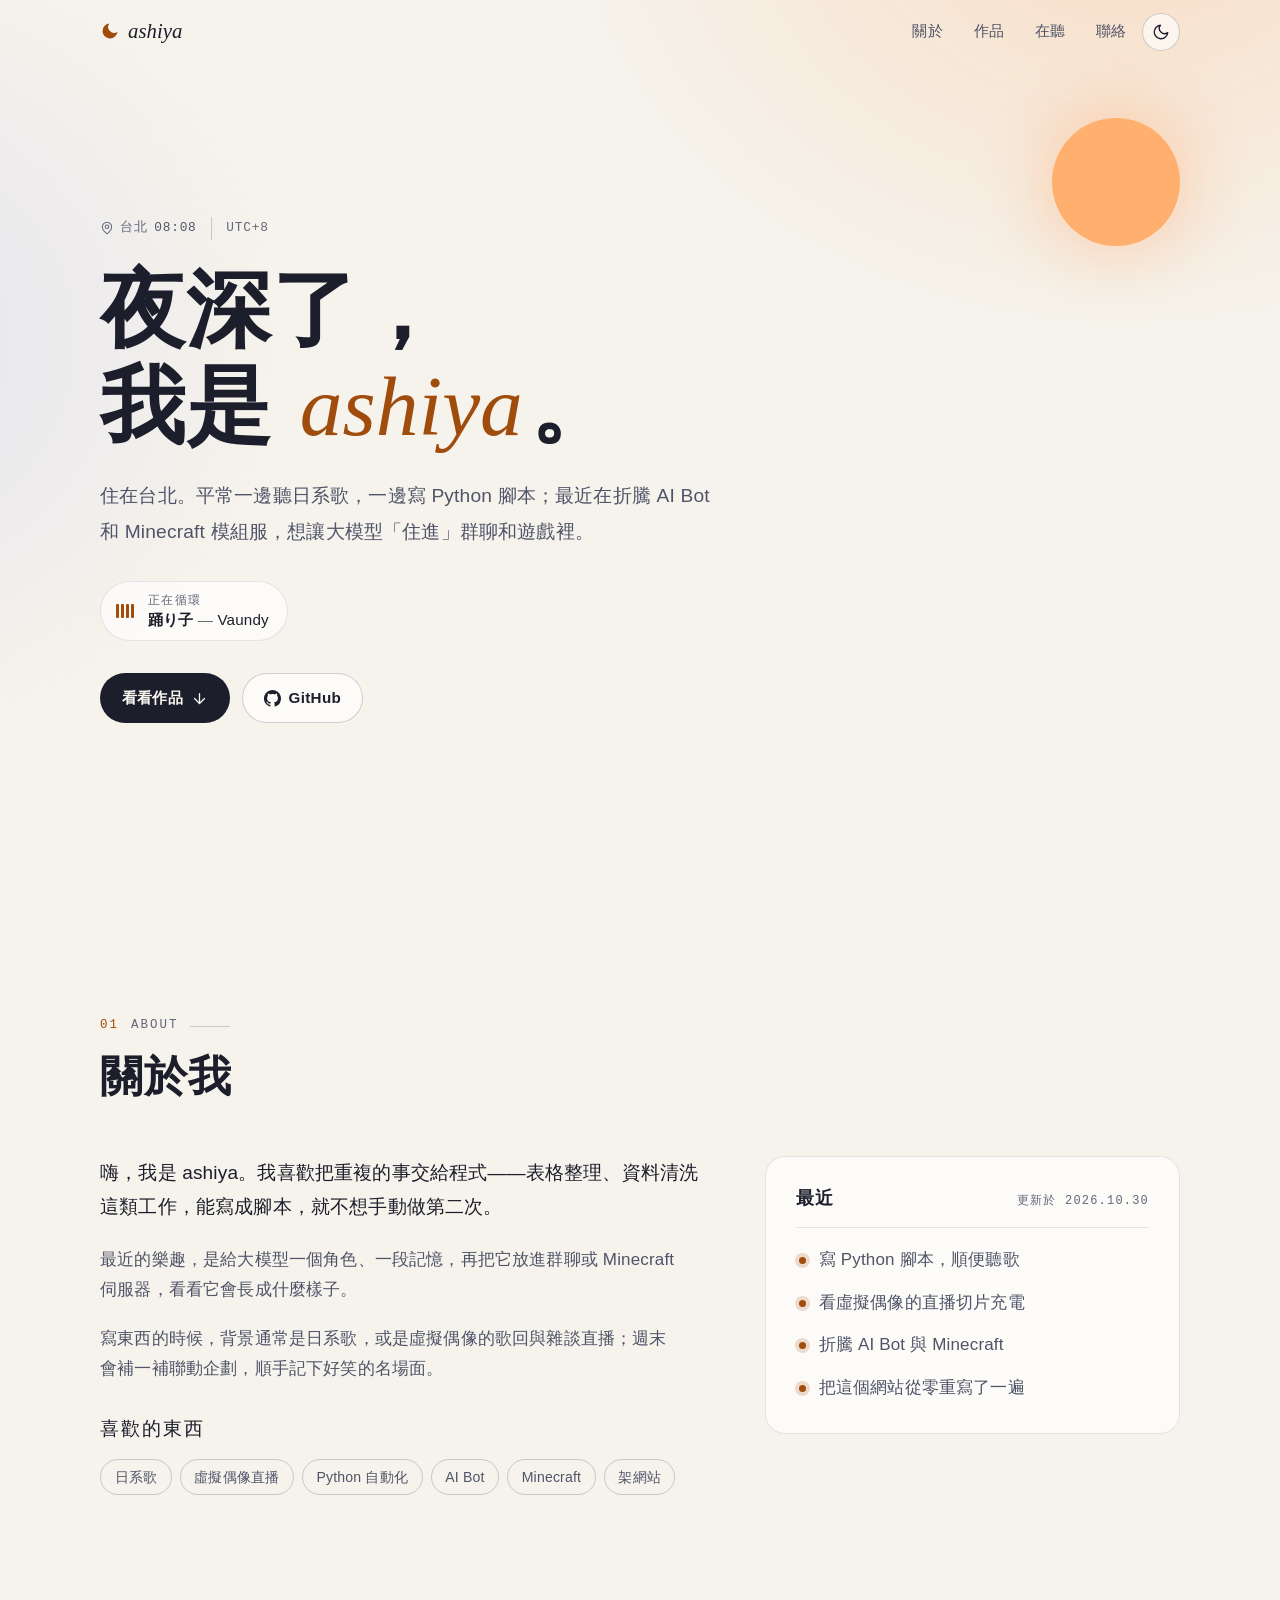
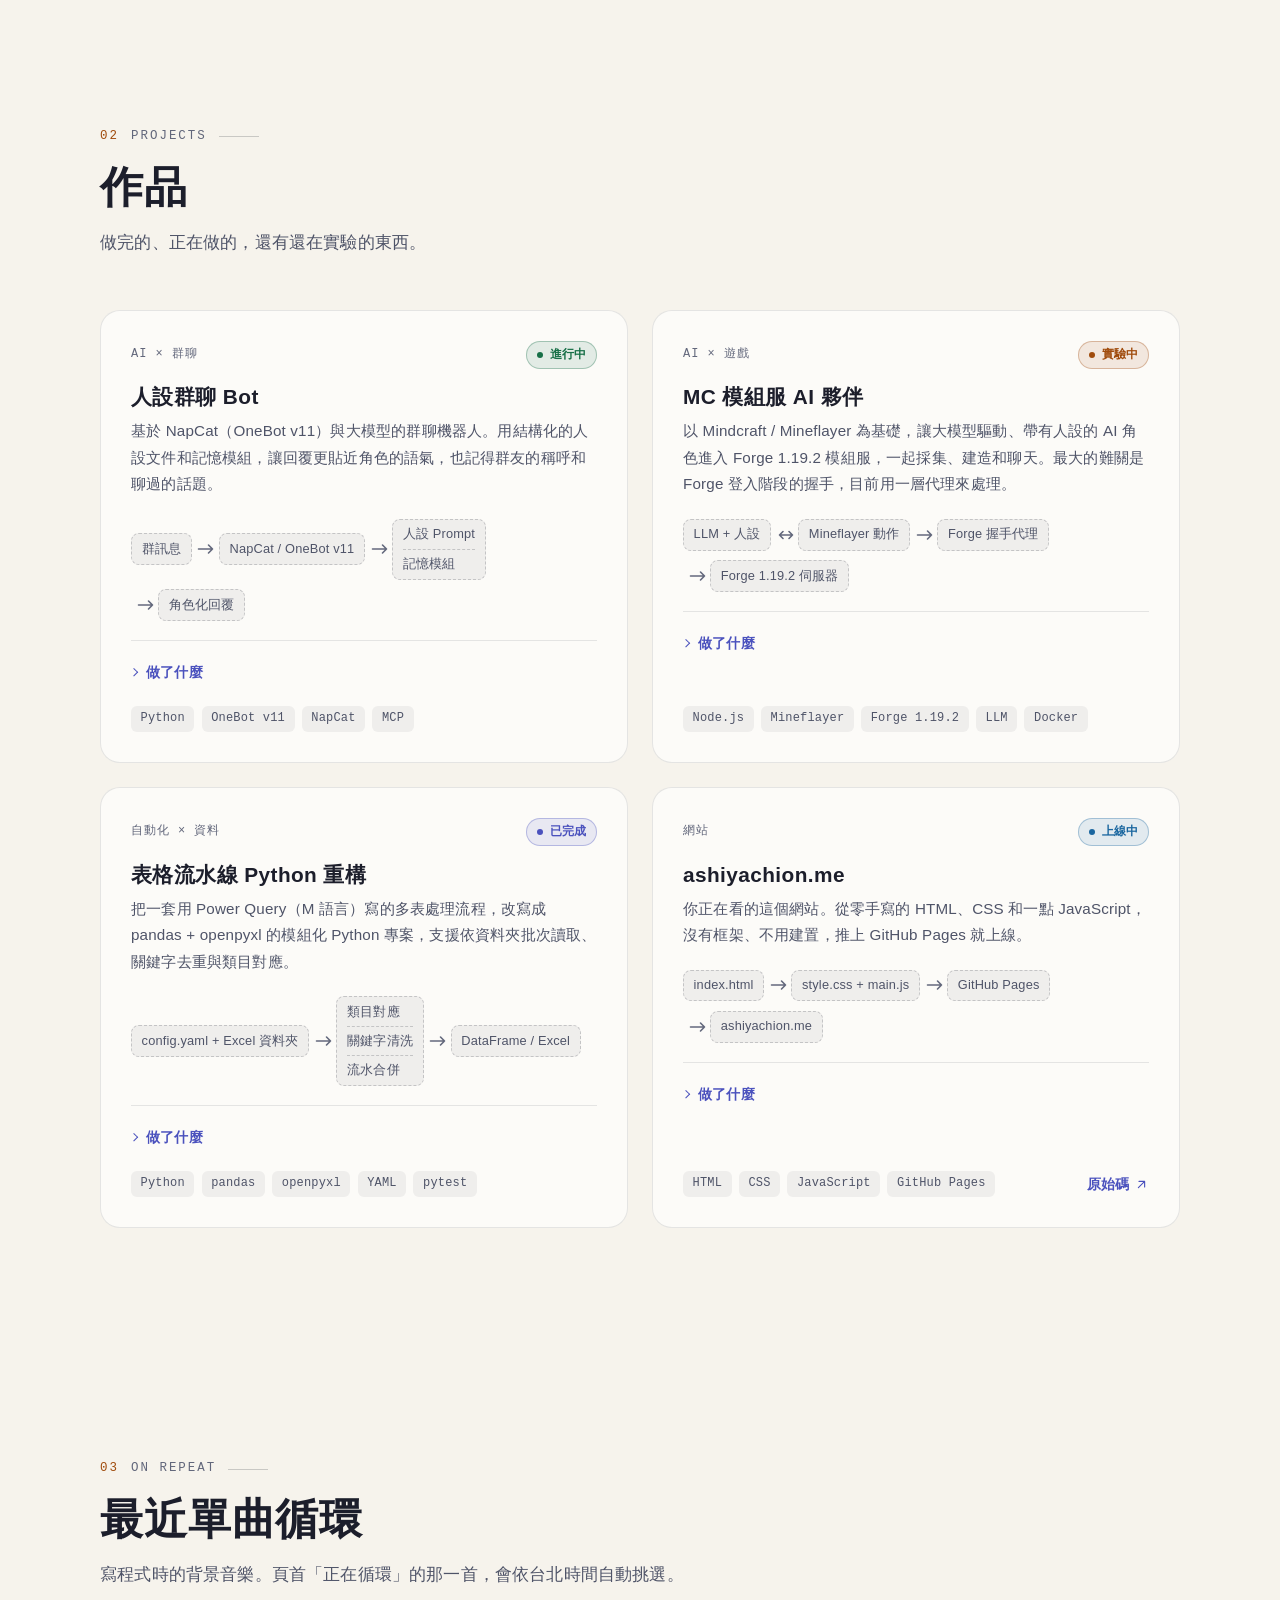
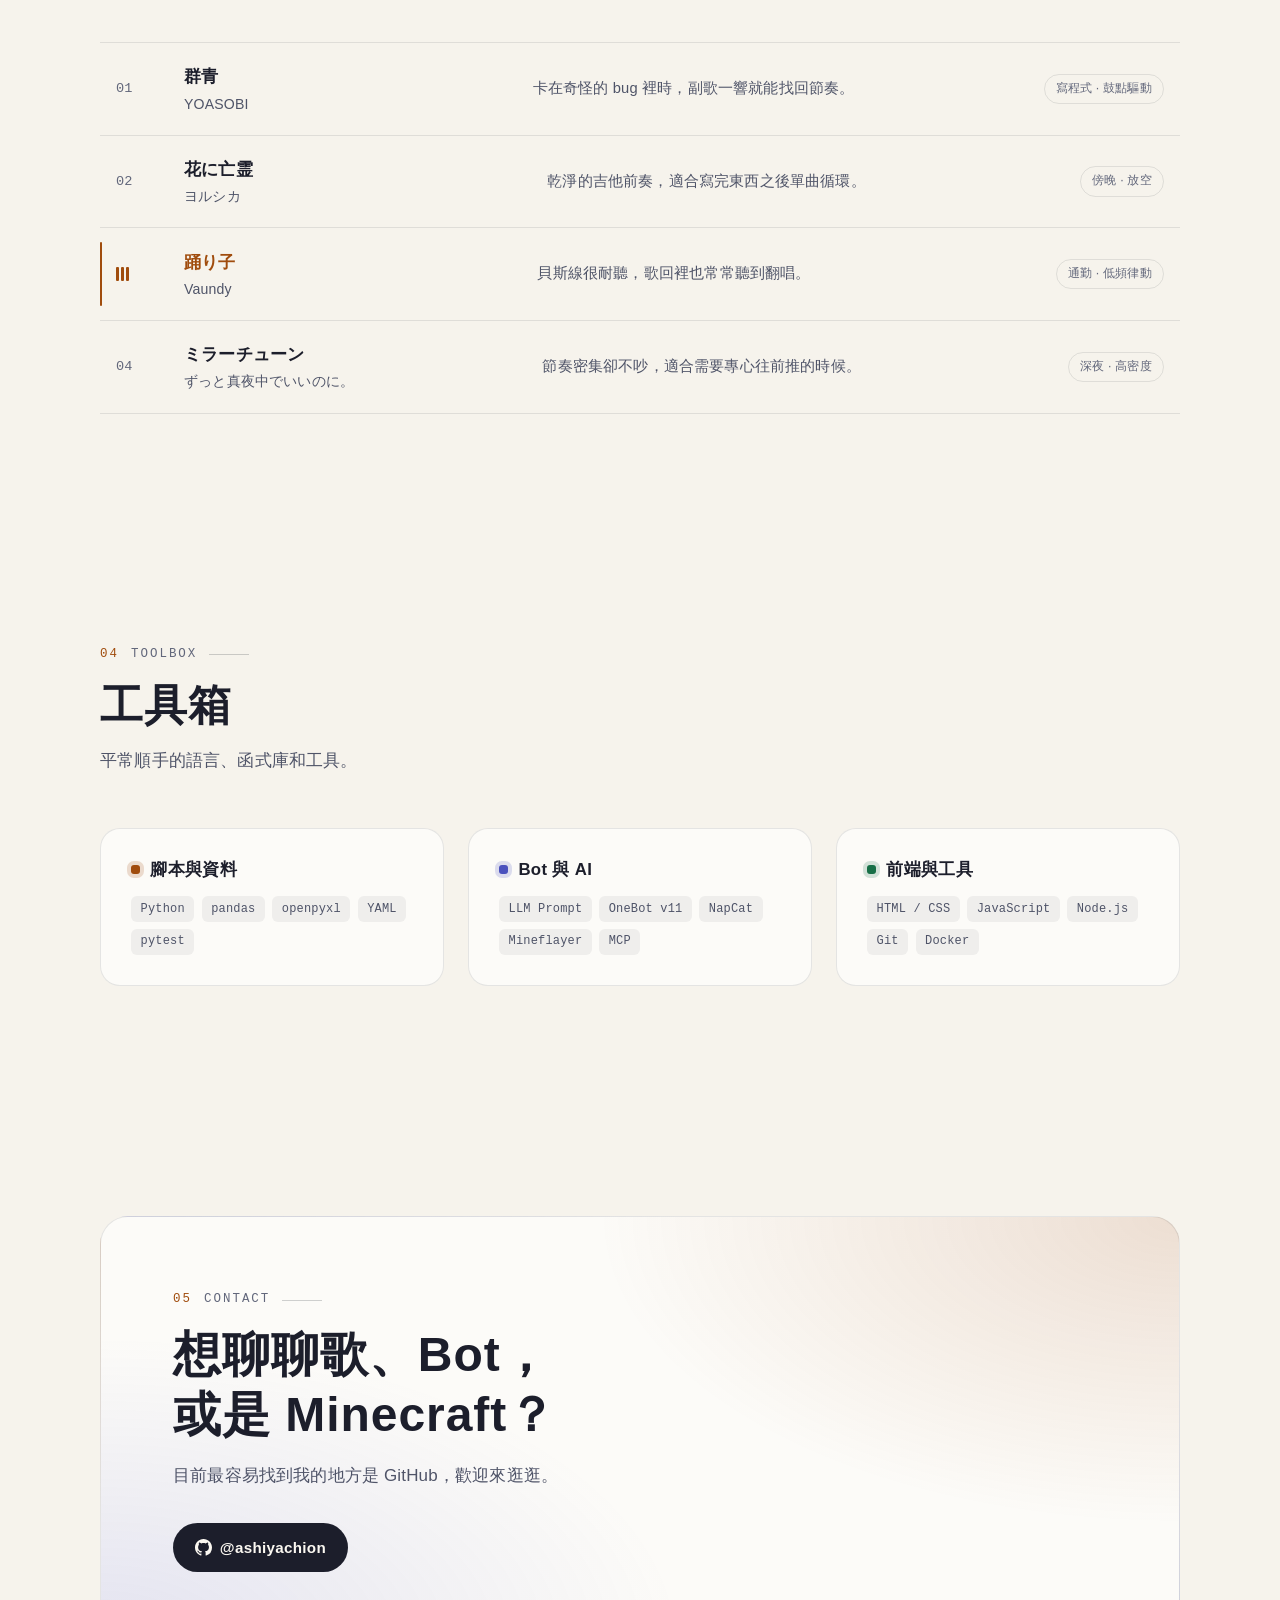
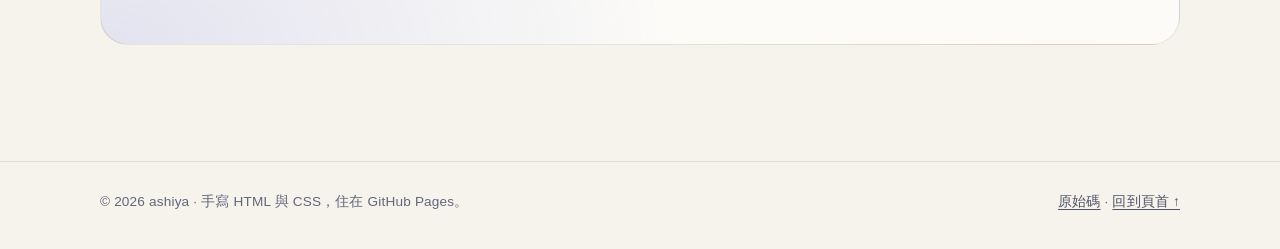
<file: index.html>
<!doctype html>
<html lang="zh-Hant">
<head>
  <meta charset="utf-8">
  <meta name="viewport" content="width=device-width, initial-scale=1">
  <title>ashiya · 個人主頁</title>
  <meta name="description" content="ashiya 的個人主頁。住在台北，聽著日系歌寫 Python，折騰 AI Bot 與 Minecraft 模組服。">
  <meta name="author" content="ashiya">
  <link rel="canonical" href="https://ashiyachion.me/">

  <meta property="og:type" content="website">
  <meta property="og:site_name" content="ashiya">
  <meta property="og:title" content="ashiya · 個人主頁">
  <meta property="og:description" content="住在台北，聽著日系歌寫 Python，折騰 AI Bot 與 Minecraft 模組服。">
  <meta property="og:url" content="https://ashiyachion.me/">
  <meta property="og:locale" content="zh_TW">
  <meta name="twitter:card" content="summary">

  <meta name="theme-color" content="#f6f3ec">
  <link rel="icon" href="favicon.svg" type="image/svg+xml">

  <script>
    /* 在畫面出現前決定主題，避免深淺色閃一下：
       先用訪客自己選過的（存在 localStorage），沒選過就跟隨系統設定。 */
    (function () {
      var root = document.documentElement;
      var saved = null;
      root.classList.add('js');
      try { saved = localStorage.getItem('theme'); } catch (e) {}
      var dark = saved === 'dark' || saved === 'light'
        ? saved === 'dark'
        : window.matchMedia('(prefers-color-scheme: dark)').matches;
      root.setAttribute('data-theme', dark ? 'dark' : 'light');
      document.querySelector('meta[name="theme-color"]').setAttribute('content', dark ? '#0a0d1a' : '#f6f3ec');
    })();
  </script>

  <link rel="stylesheet" href="assets/style.css">
  <script src="assets/main.js" defer></script>

  <script type="application/ld+json">
    {
      "@context": "https://schema.org",
      "@type": "Person",
      "name": "ashiya",
      "url": "https://ashiyachion.me/",
      "sameAs": ["https://github.com/ashiyachion"]
    }
  </script>
</head>

<body>
  <a class="skip-link" href="#main">跳到主要內容</a>

  <!-- 深色模式的星空，由 assets/main.js 畫出來 -->
  <canvas class="sky" aria-hidden="true"></canvas>

  <header class="site-header" data-header>
    <div class="container header-inner">
      <a class="brand" href="#top" aria-label="ashiya，回到頁首">
        <svg class="brand-mark" viewBox="0 0 24 24" aria-hidden="true"><path fill="currentColor" d="M21 12.79A9 9 0 1 1 11.21 3 7 7 0 0 0 21 12.79z"/></svg>
        <span>ashiya</span>
      </a>

      <nav class="nav" aria-label="主選單">
        <a href="#about">關於</a>
        <a href="#projects">作品</a>
        <a href="#music">在聽</a>
        <a href="#contact">聯絡</a>
      </nav>

      <button class="theme-toggle" type="button" data-theme-toggle aria-label="切換深色或淺色主題" title="切換深色或淺色主題">
        <svg class="icon icon-moon" viewBox="0 0 24 24" aria-hidden="true"><path d="M21 12.79A9 9 0 1 1 11.21 3 7 7 0 0 0 21 12.79z"/></svg>
        <svg class="icon icon-sun" viewBox="0 0 24 24" aria-hidden="true"><circle cx="12" cy="12" r="4"/><path d="M12 2v2M12 20v2M4.93 4.93l1.41 1.41M17.66 17.66l1.41 1.41M2 12h2M20 12h2M6.34 17.66l-1.41 1.41M19.07 4.93l-1.41 1.41"/></svg>
      </button>
    </div>
  </header>

  <main id="main">
    <!-- ===== 開場 ===== -->
    <section class="hero" id="top" aria-labelledby="hero-title">
      <div class="orb" aria-hidden="true"></div>

      <div class="container">
        <p class="hero-meta">
          <span class="meta-item">
            <svg class="icon" viewBox="0 0 24 24" aria-hidden="true"><path d="M20 10c0 6-8 12-8 12s-8-6-8-12a8 8 0 0 1 16 0Z"/><circle cx="12" cy="10" r="3"/></svg>
            台北 <span class="clock" data-clock hidden></span>
          </span>
          <span class="meta-item">UTC+8</span>
        </p>

        <h1 class="hero-title" id="hero-title">
          <span data-greeting>你好</span>，<br>
          我是 <span class="name">ashiya</span>。
        </h1>

        <p class="hero-lead">住在台北。平常一邊聽日系歌，一邊寫 Python 腳本；最近在折騰 AI Bot 和 Minecraft 模組服，想讓大模型「住進」群聊和遊戲裡。</p>

        <a class="now-playing" href="#music">
          <span class="eq" aria-hidden="true"><i></i><i></i><i></i><i></i></span>
          <span class="now-text">
            <span class="now-label">正在循環</span>
            <span class="now-song"><b lang="ja" data-now-title>群青</b><span class="now-sep"> — </span><span lang="ja" data-now-artist>YOASOBI</span></span>
          </span>
        </a>

        <div class="actions">
          <a class="btn btn-primary" href="#projects">
            看看作品
            <svg class="icon" viewBox="0 0 24 24" aria-hidden="true"><path d="M12 5v14M5 12l7 7 7-7"/></svg>
          </a>
          <a class="btn btn-ghost" href="https://github.com/ashiyachion" target="_blank" rel="noopener">
            <svg viewBox="0 0 16 16" aria-hidden="true"><path fill="currentColor" d="M8 0C3.58 0 0 3.58 0 8c0 3.54 2.29 6.53 5.47 7.59.4.07.55-.17.55-.38 0-.19-.01-.82-.01-1.49-2.01.37-2.53-.49-2.69-.94-.09-.23-.48-.94-.82-1.13-.28-.15-.68-.52-.01-.53.63-.01 1.08.58 1.23.82.72 1.21 1.87.87 2.33.66.07-.52.28-.87.51-1.07-1.78-.2-3.64-.89-3.64-3.95 0-.87.31-1.59.82-2.15-.08-.2-.36-1.02.08-2.12 0 0 .67-.21 2.2.82.64-.18 1.32-.27 2-.27.68 0 1.36.09 2 .27 1.53-1.04 2.2-.82 2.2-.82.44 1.1.16 1.92.08 2.12.51.56.82 1.27.82 2.15 0 3.07-1.87 3.75-3.65 3.95.29.25.54.73.54 1.48 0 1.07-.01 1.93-.01 2.2 0 .21.15.46.55.38A8.013 8.013 0 0 0 16 8c0-4.42-3.58-8-8-8z"/></svg>
            GitHub
          </a>
        </div>
      </div>
    </section>

    <!-- ===== 01 關於 ===== -->
    <section class="section" id="about" aria-labelledby="about-title">
      <div class="container">
        <header class="section-head" data-reveal>
          <p class="section-label"><span>01</span>About</p>
          <h2 id="about-title">關於我</h2>
        </header>

        <div class="about-grid">
          <div class="prose" data-reveal>
            <p>嗨，我是 ashiya。我喜歡把重複的事交給程式——表格整理、資料清洗這類工作，能寫成腳本，就不想手動做第二次。</p>
            <p>最近的樂趣，是給大模型一個角色、一段記憶，再把它放進群聊或 Minecraft 伺服器，看看它會長成什麼樣子。</p>
            <p>寫東西的時候，背景通常是日系歌，或是虛擬偶像的歌回與雜談直播；週末會補一補聯動企劃，順手記下好笑的名場面。</p>

            <div class="likes">
              <p class="mini-label">喜歡的東西</p>
              <ul class="tags">
                <li>日系歌</li>
                <li>虛擬偶像直播</li>
                <li>Python 自動化</li>
                <li>AI Bot</li>
                <li>Minecraft</li>
                <li>架網站</li>
              </ul>
            </div>
          </div>

          <aside class="card now-card" data-reveal aria-labelledby="now-title">
            <div class="now-card-head">
              <h3 id="now-title">最近</h3>
              <p class="mini-label">更新於 <time datetime="2026-10-30">2026.10.30</time></p>
            </div>
            <ul class="now-list">
              <li>寫 Python 腳本，順便聽歌</li>
              <li>看虛擬偶像的直播切片充電</li>
              <li>折騰 AI Bot 與 Minecraft</li>
              <li>把這個網站從零重寫了一遍</li>
            </ul>
          </aside>
        </div>
      </div>
    </section>

    <!-- ===== 02 作品 =====
         新增作品：複製一整個 <article class="card project">，改掉文字即可。
         狀態標籤：status--active 進行中／status--exp 實驗中／status--done 已完成／status--live 上線中 -->
    <section class="section" id="projects" aria-labelledby="projects-title">
      <div class="container">
        <header class="section-head" data-reveal>
          <p class="section-label"><span>02</span>Projects</p>
          <h2 id="projects-title">作品</h2>
          <p class="section-intro">做完的、正在做的，還有還在實驗的東西。</p>
        </header>

        <div class="project-grid">
          <article class="card project" data-reveal>
            <div class="project-top">
              <span class="project-kind">AI × 群聊</span>
              <span class="status status--active">進行中</span>
            </div>
            <h3 class="project-title">人設群聊 Bot</h3>
            <p class="project-summary">基於 NapCat（OneBot v11）與大模型的群聊機器人。用結構化的人設文件和記憶模組，讓回覆更貼近角色的語氣，也記得群友的稱呼和聊過的話題。</p>
            <ol class="flow" aria-label="運作流程">
              <li>群訊息</li>
              <li>NapCat / OneBot v11</li>
              <li class="flow-split"><span>人設 Prompt</span><span>記憶模組</span></li>
              <li>角色化回覆</li>
            </ol>
            <details class="project-more">
              <summary>做了什麼</summary>
              <ul>
                <li>把性格、口癖、情緒邊界拆成結構化的人設文件。</li>
                <li>用記憶模組記下群友的稱呼和聊過的話題。</li>
                <li>調整觸發門檻與冷卻時間，避免洗版。</li>
              </ul>
            </details>
            <div class="project-foot">
              <ul class="chips" aria-label="使用的技術">
                <li>Python</li><li>OneBot v11</li><li>NapCat</li><li>MCP</li>
              </ul>
            </div>
          </article>

          <article class="card project" data-reveal>
            <div class="project-top">
              <span class="project-kind">AI × 遊戲</span>
              <span class="status status--exp">實驗中</span>
            </div>
            <h3 class="project-title">MC 模組服 AI 夥伴</h3>
            <p class="project-summary">以 Mindcraft / Mineflayer 為基礎，讓大模型驅動、帶有人設的 AI 角色進入 Forge 1.19.2 模組服，一起採集、建造和聊天。最大的難關是 Forge 登入階段的握手，目前用一層代理來處理。</p>
            <ol class="flow" aria-label="運作流程">
              <li>LLM + 人設</li>
              <li class="flow-both">Mineflayer 動作</li>
              <li>Forge 握手代理</li>
              <li>Forge 1.19.2 伺服器</li>
            </ol>
            <details class="project-more">
              <summary>做了什麼</summary>
              <ul>
                <li>研究 Forge 1.19.2 登入階段的握手流程，用代理轉發並回應。</li>
                <li>把角色人設和遊戲內動作（跟隨、採集、建造）結合起來。</li>
                <li>提供 Docker 執行環境，方便快速拉起實例。</li>
              </ul>
            </details>
            <div class="project-foot">
              <ul class="chips" aria-label="使用的技術">
                <li>Node.js</li><li>Mineflayer</li><li>Forge 1.19.2</li><li>LLM</li><li>Docker</li>
              </ul>
            </div>
          </article>

          <article class="card project" data-reveal>
            <div class="project-top">
              <span class="project-kind">自動化 × 資料</span>
              <span class="status status--done">已完成</span>
            </div>
            <h3 class="project-title">表格流水線 Python 重構</h3>
            <p class="project-summary">把一套用 Power Query（M 語言）寫的多表處理流程，改寫成 pandas + openpyxl 的模組化 Python 專案，支援依資料夾批次讀取、關鍵字去重與類目對應。</p>
            <ol class="flow" aria-label="處理流程">
              <li>config.yaml + Excel 資料夾</li>
              <li class="flow-split"><span>類目對應</span><span>關鍵字清洗</span><span>流水合併</span></li>
              <li>DataFrame / Excel</li>
            </ol>
            <details class="project-more">
              <summary>做了什麼</summary>
              <ul>
                <li>用 config.yaml 管理路徑，不再寫死在程式裡。</li>
                <li>每一步都是回傳 DataFrame 的函式，方便單獨測試。</li>
                <li>用 pytest 覆蓋空值、重複鍵等邊界情況。</li>
              </ul>
            </details>
            <div class="project-foot">
              <ul class="chips" aria-label="使用的技術">
                <li>Python</li><li>pandas</li><li>openpyxl</li><li>YAML</li><li>pytest</li>
              </ul>
            </div>
          </article>

          <article class="card project" data-reveal>
            <div class="project-top">
              <span class="project-kind">網站</span>
              <span class="status status--live">上線中</span>
            </div>
            <h3 class="project-title">ashiyachion.me</h3>
            <p class="project-summary">你正在看的這個網站。從零手寫的 HTML、CSS 和一點 JavaScript，沒有框架、不用建置，推上 GitHub Pages 就上線。</p>
            <ol class="flow" aria-label="運作流程">
              <li>index.html</li>
              <li>style.css + main.js</li>
              <li>GitHub Pages</li>
              <li>ashiyachion.me</li>
            </ol>
            <details class="project-more">
              <summary>做了什麼</summary>
              <ul>
                <li>深淺色主題會跟隨系統，也可以手動切換。</li>
                <li>深色模式有一片慢慢閃爍的星空，偶爾還有流星。</li>
                <li>「正在循環」的歌會依台北時間自動挑選。</li>
              </ul>
            </details>
            <div class="project-foot">
              <ul class="chips" aria-label="使用的技術">
                <li>HTML</li><li>CSS</li><li>JavaScript</li><li>GitHub Pages</li>
              </ul>
              <a class="project-link" href="https://github.com/ashiyachion/rochienn.github.io" target="_blank" rel="noopener">
                原始碼
                <svg class="icon" viewBox="0 0 24 24" aria-hidden="true"><path d="M7 17 17 7M8 7h9v9"/></svg>
              </a>
            </div>
          </article>
        </div>
      </div>
    </section>

    <!-- ===== 03 單曲循環 =====
         data-hours="開始-結束"：台北時間（24 小時制），這個時段內頁首會顯示這首歌「正在循環」。
         例如 data-hours="22-6" 代表 22:00 到隔天 06:00。 -->
    <section class="section" id="music" aria-labelledby="music-title">
      <div class="container">
        <header class="section-head" data-reveal>
          <p class="section-label"><span>03</span>On Repeat</p>
          <h2 id="music-title">最近單曲循環</h2>
          <p class="section-intro">寫程式時的背景音樂。頁首「正在循環」的那一首，會依台北時間自動挑選。</p>
        </header>

        <ol class="tracklist" data-reveal>
          <li class="track" data-track data-hours="10-17">
            <span class="track-no"><span class="num">01</span><span class="eq" aria-hidden="true"><i></i><i></i><i></i></span></span>
            <span class="track-main">
              <span class="track-title" lang="ja">群青</span>
              <span class="track-artist" lang="ja">YOASOBI</span>
            </span>
            <span class="track-note">卡在奇怪的 bug 裡時，副歌一響就能找回節奏。</span>
            <span class="track-mood">寫程式 · 鼓點驅動</span>
          </li>
          <li class="track" data-track data-hours="17-22">
            <span class="track-no"><span class="num">02</span><span class="eq" aria-hidden="true"><i></i><i></i><i></i></span></span>
            <span class="track-main">
              <span class="track-title" lang="ja">花に亡霊</span>
              <span class="track-artist" lang="ja">ヨルシカ</span>
            </span>
            <span class="track-note">乾淨的吉他前奏，適合寫完東西之後單曲循環。</span>
            <span class="track-mood">傍晚 · 放空</span>
          </li>
          <li class="track" data-track data-hours="6-10">
            <span class="track-no"><span class="num">03</span><span class="eq" aria-hidden="true"><i></i><i></i><i></i></span></span>
            <span class="track-main">
              <span class="track-title" lang="ja">踊り子</span>
              <span class="track-artist" lang="ja">Vaundy</span>
            </span>
            <span class="track-note">貝斯線很耐聽，歌回裡也常常聽到翻唱。</span>
            <span class="track-mood">通勤 · 低頻律動</span>
          </li>
          <li class="track" data-track data-hours="22-6">
            <span class="track-no"><span class="num">04</span><span class="eq" aria-hidden="true"><i></i><i></i><i></i></span></span>
            <span class="track-main">
              <span class="track-title" lang="ja">ミラーチューン</span>
              <span class="track-artist" lang="ja">ずっと真夜中でいいのに。</span>
            </span>
            <span class="track-note">節奏密集卻不吵，適合需要專心往前推的時候。</span>
            <span class="track-mood">深夜 · 高密度</span>
          </li>
        </ol>
      </div>
    </section>

    <!-- ===== 04 工具箱 ===== -->
    <section class="section" id="toolbox" aria-labelledby="toolbox-title">
      <div class="container">
        <header class="section-head" data-reveal>
          <p class="section-label"><span>04</span>Toolbox</p>
          <h2 id="toolbox-title">工具箱</h2>
          <p class="section-intro">平常順手的語言、函式庫和工具。</p>
        </header>

        <div class="toolbox-grid">
          <div class="card tool-group tool-group--a" data-reveal>
            <h3>腳本與資料</h3>
            <ul class="chips">
              <li>Python</li><li>pandas</li><li>openpyxl</li><li>YAML</li><li>pytest</li>
            </ul>
          </div>
          <div class="card tool-group tool-group--b" data-reveal>
            <h3>Bot 與 AI</h3>
            <ul class="chips">
              <li>LLM Prompt</li><li>OneBot v11</li><li>NapCat</li><li>Mineflayer</li><li>MCP</li>
            </ul>
          </div>
          <div class="card tool-group tool-group--c" data-reveal>
            <h3>前端與工具</h3>
            <ul class="chips">
              <li>HTML / CSS</li><li>JavaScript</li><li>Node.js</li><li>Git</li><li>Docker</li>
            </ul>
          </div>
        </div>
      </div>
    </section>

    <!-- ===== 05 聯絡 ===== -->
    <section class="section" id="contact" aria-labelledby="contact-title">
      <div class="container">
        <div class="contact-card" data-reveal>
          <p class="section-label"><span>05</span>Contact</p>
          <h2 id="contact-title">想聊聊歌、Bot，<br>或是 Minecraft？</h2>
          <p class="contact-text">目前最容易找到我的地方是 GitHub，歡迎來逛逛。</p>
          <div class="actions">
            <a class="btn btn-primary" href="https://github.com/ashiyachion" target="_blank" rel="noopener">
              <svg viewBox="0 0 16 16" aria-hidden="true"><path fill="currentColor" d="M8 0C3.58 0 0 3.58 0 8c0 3.54 2.29 6.53 5.47 7.59.4.07.55-.17.55-.38 0-.19-.01-.82-.01-1.49-2.01.37-2.53-.49-2.69-.94-.09-.23-.48-.94-.82-1.13-.28-.15-.68-.52-.01-.53.63-.01 1.08.58 1.23.82.72 1.21 1.87.87 2.33.66.07-.52.28-.87.51-1.07-1.78-.2-3.64-.89-3.64-3.95 0-.87.31-1.59.82-2.15-.08-.2-.36-1.02.08-2.12 0 0 .67-.21 2.2.82.64-.18 1.32-.27 2-.27.68 0 1.36.09 2 .27 1.53-1.04 2.2-.82 2.2-.82.44 1.1.16 1.92.08 2.12.51.56.82 1.27.82 2.15 0 3.07-1.87 3.75-3.65 3.95.29.25.54.73.54 1.48 0 1.07-.01 1.93-.01 2.2 0 .21.15.46.55.38A8.013 8.013 0 0 0 16 8c0-4.42-3.58-8-8-8z"/></svg>
              @ashiyachion
            </a>
            <!-- 想公開信箱的話，拿掉這段註解，再換成你的 Email：
            <a class="btn btn-ghost" href="mailto:you@example.com">寄信給我</a>
            -->
          </div>
        </div>
      </div>
    </section>
  </main>

  <footer class="site-footer">
    <div class="container footer-inner">
      <p>© <span data-year>2026</span> ashiya · 手寫 HTML 與 CSS，住在 GitHub Pages。</p>
      <p>
        <a href="https://github.com/ashiyachion/rochienn.github.io" target="_blank" rel="noopener">原始碼</a>
        <span aria-hidden="true"> · </span>
        <a href="#top">回到頁首 ↑</a>
      </p>
    </div>
  </footer>
</body>
</html>
</file>
<file: assets/style.css>
/* ==========================================================================
   ashiyachion.me — 樣式表
   - 顏色都在最上面的變數：:root 是淺色（拂曉），[data-theme="dark"] 是深色（深夜）
   - 不載入任何外部字型，全部用系統字型，在哪裡打開都很快
   ========================================================================== */

/* ---------- 主題變數 ---------- */
:root {
  color-scheme: light;

  --bg: #f6f3ec;
  --surface: rgba(255, 255, 255, 0.62);
  --surface-hover: rgba(255, 255, 255, 0.92);
  --chip: rgba(28, 30, 43, 0.055);
  --border: rgba(28, 30, 43, 0.1);
  --border-strong: rgba(28, 30, 43, 0.2);

  --text: #1c1e2b;
  --text-muted: #4f5468;
  --text-faint: #62677b;

  --accent: #a04c0d;          /* 琥珀：編號、強調字 */
  --accent-2: #4a51bd;        /* 靛藍：連結、展開按鈕 */
  --btn: #1c1e2b;
  --btn-text: #fbf8f1;

  --orb: #ffb06e;                         /* 淺色時是太陽 */
  --orb-glow: rgba(255, 150, 80, 0.45);
  --glow-a: rgba(255, 170, 105, 0.3);
  --glow-b: rgba(140, 150, 255, 0.16);

  --st-active: #176f47;       /* 進行中 */
  --st-exp: #a04c0d;          /* 實驗中 */
  --st-done: #4a51bd;         /* 已完成 */
  --st-live: #1a669f;         /* 上線中 */

  --font-sans: -apple-system, BlinkMacSystemFont, "Segoe UI", "PingFang TC", "Noto Sans TC",
    "Microsoft JhengHei", "Noto Sans CJK TC", Roboto, "Helvetica Neue", Arial, sans-serif;
  --font-serif: "Iowan Old Style", "Palatino Linotype", Palatino, "Book Antiqua", Georgia, serif;
  --font-mono: ui-monospace, "SF Mono", "JetBrains Mono", "Cascadia Mono", Menlo, Consolas, monospace;

  --container: 1080px;
  --gutter: clamp(16px, 4vw, 32px);
  --header-h: 64px;
  --radius-lg: 20px;
}

:root[data-theme="dark"] {
  color-scheme: dark;

  --bg: #0a0d1a;
  --surface: rgba(22, 27, 52, 0.55);
  --surface-hover: rgba(30, 36, 68, 0.8);
  --chip: rgba(200, 210, 255, 0.07);
  --border: rgba(200, 210, 255, 0.1);
  --border-strong: rgba(200, 210, 255, 0.2);

  --text: #ebe9f4;
  --text-muted: #a9aec6;
  --text-faint: #8b91ac;

  --accent: #ffc978;
  --accent-2: #aab4ff;
  --btn: #ffc978;
  --btn-text: #1b1406;

  --orb: #ffe6b2;                          /* 深色時是月亮 */
  --orb-glow: rgba(255, 214, 150, 0.35);
  --glow-a: rgba(255, 201, 120, 0.07);
  --glow-b: rgba(100, 112, 255, 0.13);

  --st-active: #6fe0a8;
  --st-exp: #ffc978;
  --st-done: #aab4ff;
  --st-live: #7cc7ff;
}

/* ---------- 基礎 ---------- */
*,
*::before,
*::after {
  box-sizing: border-box;
}

html {
  scroll-behavior: smooth;
  scroll-padding-top: calc(var(--header-h) + 12px);
  -webkit-text-size-adjust: 100%;
  text-size-adjust: 100%;
}

body {
  margin: 0;
  min-height: 100vh;
  overflow-x: clip;
  background: var(--bg);
  color: var(--text);
  font-family: var(--font-sans);
  font-size: clamp(1rem, 0.96rem + 0.18vw, 1.0625rem);
  line-height: 1.75;
  letter-spacing: 0.01em;
  -webkit-font-smoothing: antialiased;
  -moz-osx-font-smoothing: grayscale;
  transition: background-color 0.5s ease, color 0.5s ease;
}

/* 背景柔光：淺色像日出，深色像月光 */
body::before {
  content: "";
  position: fixed;
  inset: 0;
  z-index: -2;
  pointer-events: none;
  background:
    radial-gradient(70vmax 55vmax at 88% -12%, var(--glow-a), transparent 62%),
    radial-gradient(55vmax 50vmax at -12% 38%, var(--glow-b), transparent 62%);
}

.sky {
  position: fixed;
  top: 0;
  left: 0;
  z-index: -1;
  width: 100%;
  height: 100vh;
  height: 100lvh;
  pointer-events: none;
  opacity: 0;
  transition: opacity 0.8s ease;
}

:root[data-theme="dark"] .sky {
  opacity: 1;
}

a {
  color: inherit;
}

:focus-visible {
  outline: 2px solid var(--accent);
  outline-offset: 3px;
}

::selection {
  background: color-mix(in srgb, var(--accent) 32%, transparent);
}

h1,
h2,
h3 {
  line-height: 1.3;
  letter-spacing: 0.02em;
  text-wrap: balance;
}

p {
  text-wrap: pretty;
}

:lang(ja) {
  font-family: -apple-system, BlinkMacSystemFont, "Hiragino Sans", "Hiragino Kaku Gothic ProN",
    "Noto Sans JP", "Yu Gothic UI", "Yu Gothic", Meiryo, sans-serif;
}

.icon {
  fill: none;
  stroke: currentColor;
  stroke-width: 1.8;
  stroke-linecap: round;
  stroke-linejoin: round;
}

.container {
  width: 100%;
  max-width: calc(var(--container) + var(--gutter) * 2);
  margin-inline: auto;
  padding-inline: var(--gutter);
}

.skip-link {
  position: fixed;
  top: -60px;
  left: 16px;
  z-index: 100;
  padding: 0.5rem 1rem;
  border-radius: 8px;
  background: var(--btn);
  color: var(--btn-text);
  text-decoration: none;
  transition: top 0.2s ease;
}

.skip-link:focus {
  top: 12px;
}

.mini-label {
  margin: 0;
  font-family: var(--font-mono);
  font-size: 0.75rem;
  letter-spacing: 0.1em;
  color: var(--text-faint);
}

/* ---------- 頁首 ---------- */
.site-header {
  position: fixed;
  top: 0;
  left: 0;
  right: 0;
  z-index: 50;
  height: var(--header-h);
  border-bottom: 1px solid transparent;
  transition: background-color 0.3s ease, border-color 0.3s ease;
}

.site-header.is-scrolled {
  background: color-mix(in srgb, var(--bg) 82%, transparent);
  -webkit-backdrop-filter: saturate(150%) blur(14px);
  backdrop-filter: saturate(150%) blur(14px);
  border-bottom-color: var(--border);
}

.header-inner {
  display: flex;
  align-items: center;
  gap: 1rem;
  height: 100%;
}

.brand {
  display: inline-flex;
  align-items: center;
  gap: 0.5rem;
  color: var(--text);
  text-decoration: none;
  font-family: var(--font-serif);
  font-size: 1.3rem;
  font-style: italic;
  letter-spacing: 0;
}

.brand-mark {
  width: 20px;
  height: 20px;
  color: var(--accent);
}

.nav {
  display: flex;
  align-items: center;
  gap: clamp(0.85rem, 2.4vw, 2rem);
  margin-left: auto;
}

.nav a {
  position: relative;
  padding-block: 0.3rem;
  color: var(--text-muted);
  font-size: 0.94rem;
  text-decoration: none;
  transition: color 0.2s ease;
}

.nav a::after {
  content: "";
  position: absolute;
  left: 0;
  right: 0;
  bottom: -2px;
  height: 2px;
  border-radius: 2px;
  background: var(--accent);
  transform: scaleX(0);
  transition: transform 0.25s ease;
}

.nav a:hover,
.nav a.is-active {
  color: var(--text);
}

.nav a.is-active::after {
  transform: scaleX(1);
}

.theme-toggle {
  display: grid;
  place-items: center;
  flex: none;
  width: 38px;
  height: 38px;
  padding: 0;
  border: 1px solid var(--border-strong);
  border-radius: 50%;
  background: var(--surface);
  color: var(--text);
  cursor: pointer;
  transition: background-color 0.2s ease, border-color 0.2s ease, transform 0.3s ease;
}

.theme-toggle:hover {
  background: var(--surface-hover);
  transform: rotate(-15deg);
}

.theme-toggle svg {
  width: 18px;
  height: 18px;
}

.theme-toggle .icon-sun,
:root[data-theme="dark"] .theme-toggle .icon-moon {
  display: none;
}

:root[data-theme="dark"] .theme-toggle .icon-sun {
  display: block;
}

/* 沒有 JavaScript 時按鈕沒有作用，就不顯示 */
html:not(.js) .theme-toggle {
  display: none;
}

/* ---------- 開場 ---------- */
.hero {
  position: relative;
  display: flex;
  align-items: center;
  min-height: 100vh;
  min-height: 100svh;
  padding-block: calc(var(--header-h) + 40px) 64px;
}

/* 月亮／太陽：同一個圓，切換主題時會從滿月般的太陽縮成月牙 */
.orb {
  --size: clamp(64px, 10vw, 128px);
  position: absolute;
  top: calc(var(--header-h) + clamp(12px, 6vh, 80px));
  right: max(var(--gutter), calc((100% - var(--container)) / 2));
  width: var(--size);
  height: var(--size);
  border-radius: 50%;
  pointer-events: none;
  box-shadow: inset 0 0 0 calc(var(--size) / 2) var(--orb);
  filter: drop-shadow(0 0 calc(var(--size) * 0.3) var(--orb-glow));
  transition: box-shadow 1s ease, filter 1s ease;
  animation: float 10s ease-in-out infinite;
}

:root[data-theme="dark"] .orb {
  box-shadow: inset calc(var(--size) * -0.26) calc(var(--size) * 0.12) 0 0 var(--orb);
}

.hero-meta {
  display: flex;
  flex-wrap: wrap;
  align-items: center;
  gap: 0.4rem 0.9rem;
  margin: 0 0 1.4rem;
  font-family: var(--font-mono);
  font-size: 0.8rem;
  letter-spacing: 0.06em;
  color: var(--text-faint);
}

.meta-item {
  display: inline-flex;
  align-items: center;
  gap: 0.4rem;
}

.meta-item + .meta-item {
  padding-left: 0.9rem;
  border-left: 1px solid var(--border-strong);
}

.meta-item .icon {
  width: 14px;
  height: 14px;
}

.clock {
  color: var(--text-muted);
  font-variant-numeric: tabular-nums;
}

.hero-title {
  margin: 0;
  font-size: clamp(2.5rem, 1.5rem + 4.8vw, 5.4rem);
  font-weight: 700;
  line-height: 1.12;
  letter-spacing: 0.01em;
}

.hero-title .name {
  padding-inline: 0.04em 0.08em;
  color: var(--accent);
  font-family: var(--font-serif);
  font-style: italic;
  font-weight: 400;
  letter-spacing: 0;
}

.hero-lead {
  max-width: 33em;
  margin: 1.5rem 0 0;
  color: var(--text-muted);
  font-size: clamp(1.05rem, 0.98rem + 0.3vw, 1.2rem);
  line-height: 1.85;
}

.now-playing {
  display: inline-flex;
  align-items: center;
  gap: 0.85rem;
  max-width: 100%;
  margin-top: 2rem;
  padding: 0.6rem 1.15rem 0.6rem 0.95rem;
  border: 1px solid var(--border);
  border-radius: 999px;
  background: var(--surface);
  color: var(--text);
  text-decoration: none;
  transition: border-color 0.2s ease, background-color 0.2s ease;
}

.now-playing:hover {
  border-color: var(--border-strong);
  background: var(--surface-hover);
}

.now-text {
  display: grid;
  min-width: 0;
  line-height: 1.45;
}

.now-label {
  color: var(--text-faint);
  font-size: 0.72rem;
  letter-spacing: 0.12em;
}

.now-song {
  overflow: hidden;
  font-size: 0.95rem;
  white-space: nowrap;
  text-overflow: ellipsis;
}

.now-sep {
  color: var(--text-faint);
}

/* 跳動的音量條 */
.eq {
  display: inline-flex;
  flex: none;
  align-items: flex-end;
  gap: 2px;
  height: 14px;
}

.eq i {
  display: block;
  width: 3px;
  height: 100%;
  border-radius: 1px;
  background: var(--accent);
  transform-origin: 50% 100%;
  animation: eq 1.1s ease-in-out infinite;
}

.eq i:nth-child(2) {
  animation-duration: 0.85s;
  animation-delay: -0.4s;
}

.eq i:nth-child(3) {
  animation-duration: 1.25s;
  animation-delay: -0.7s;
}

.eq i:nth-child(4) {
  animation-duration: 0.95s;
  animation-delay: -0.2s;
}

/* ---------- 按鈕 ---------- */
.actions {
  display: flex;
  flex-wrap: wrap;
  gap: 0.75rem;
  margin-top: 2rem;
}

.btn {
  display: inline-flex;
  align-items: center;
  justify-content: center;
  gap: 0.5rem;
  min-height: 46px;
  padding: 0.65rem 1.3rem;
  border: 1px solid transparent;
  border-radius: 999px;
  font: inherit;
  font-size: 0.95rem;
  font-weight: 600;
  letter-spacing: 0.02em;
  text-decoration: none;
  cursor: pointer;
  transition: translate 0.2s ease, background-color 0.2s ease, border-color 0.2s ease, box-shadow 0.2s ease;
}

.btn svg {
  flex: none;
  width: 17px;
  height: 17px;
}

.btn-primary {
  background: var(--btn);
  color: var(--btn-text);
}

.btn-ghost {
  border-color: var(--border-strong);
  background: var(--surface);
  color: var(--text);
}

.btn:hover {
  translate: 0 -1px;
}

.btn-primary:hover {
  box-shadow: 0 10px 28px -10px color-mix(in srgb, var(--btn) 70%, transparent);
}

.btn-ghost:hover {
  background: var(--surface-hover);
}

/* ---------- 區塊共用 ---------- */
.section {
  padding-block: clamp(72px, 9vw, 120px);
}

.section-head {
  margin-bottom: clamp(28px, 4.5vw, 52px);
}

.section-label {
  display: flex;
  align-items: center;
  gap: 0.75rem;
  margin: 0;
  color: var(--text-faint);
  font-family: var(--font-mono);
  font-size: 0.78rem;
  letter-spacing: 0.16em;
  text-transform: uppercase;
}

.section-label span {
  color: var(--accent);
}

.section-label::after {
  content: "";
  width: 40px;
  height: 1px;
  background: var(--border-strong);
}

.section-head h2 {
  margin: 0.7rem 0 0;
  font-size: clamp(1.9rem, 1.45rem + 1.9vw, 2.7rem);
}

.section-intro {
  max-width: 36em;
  margin: 0.8rem 0 0;
  color: var(--text-muted);
}

.card {
  position: relative;
  padding: clamp(20px, 3vw, 30px);
  border: 1px solid var(--border);
  border-radius: var(--radius-lg);
  background: var(--surface);
  transition: border-color 0.25s ease, background-color 0.25s ease, translate 0.25s ease;
}

.chips,
.tags {
  display: flex;
  flex-wrap: wrap;
  margin: 0;
  padding: 0;
  list-style: none;
}

.chips {
  gap: 0.45rem;
}

.chips li {
  padding: 0.2rem 0.6rem;
  border-radius: 6px;
  background: var(--chip);
  color: var(--text-muted);
  font-family: var(--font-mono);
  font-size: 0.75rem;
  line-height: 1.6;
}

/* ---------- 01 關於 ---------- */
.about-grid {
  display: grid;
  grid-template-columns: minmax(0, 1.45fr) minmax(0, 1fr);
  align-items: start;
  gap: clamp(28px, 5vw, 64px);
}

.prose p {
  max-width: 34em;
  margin: 0 0 1.15em;
  color: var(--text-muted);
}

.prose p:first-child {
  color: var(--text);
  font-size: 1.12em;
}

.likes {
  margin-top: 1.9rem;
}

.likes .mini-label {
  margin-bottom: 0.75rem;
}

.tags {
  gap: 0.5rem;
}

.tags li {
  padding: 0.3rem 0.85rem;
  border: 1px solid var(--border-strong);
  border-radius: 999px;
  color: var(--text-muted);
  font-size: 0.88rem;
}

.now-card-head {
  display: flex;
  flex-wrap: wrap;
  align-items: baseline;
  justify-content: space-between;
  gap: 0.25rem 1rem;
  padding-bottom: 0.9rem;
  border-bottom: 1px solid var(--border);
}

.now-card h3 {
  margin: 0;
  font-size: 1.1rem;
}

.now-list {
  display: grid;
  gap: 0.8rem;
  margin: 1.1rem 0 0;
  padding: 0;
  list-style: none;
}

.now-list li {
  position: relative;
  padding-left: 1.4rem;
  color: var(--text-muted);
}

.now-list li::before {
  content: "";
  position: absolute;
  top: 0.7em;
  left: 0.15rem;
  width: 7px;
  height: 7px;
  border-radius: 50%;
  background: var(--accent);
  box-shadow: 0 0 0 4px color-mix(in srgb, var(--accent) 18%, transparent);
}

/* ---------- 02 作品 ---------- */
.project-grid {
  display: grid;
  grid-template-columns: repeat(2, minmax(0, 1fr));
  gap: clamp(16px, 2.4vw, 24px);
}

.project {
  display: flex;
  flex-direction: column;
}

@media (hover: hover) {
  .project:hover {
    border-color: var(--border-strong);
    background: var(--surface-hover);
    translate: 0 -3px;
  }
}

.project-top {
  display: flex;
  align-items: center;
  justify-content: space-between;
  gap: 1rem;
}

.project-kind {
  color: var(--text-faint);
  font-family: var(--font-mono);
  font-size: 0.75rem;
  letter-spacing: 0.08em;
}

.status {
  --c: var(--st-done);
  display: inline-flex;
  flex: none;
  align-items: center;
  gap: 0.4rem;
  padding: 0.16rem 0.62rem;
  border: 1px solid color-mix(in srgb, var(--c) 32%, transparent);
  border-radius: 999px;
  background: color-mix(in srgb, var(--c) 11%, transparent);
  color: var(--c);
  font-size: 0.76rem;
  font-weight: 600;
}

.status::before {
  content: "";
  width: 6px;
  height: 6px;
  border-radius: 50%;
  background: currentColor;
}

.status--active { --c: var(--st-active); }
.status--exp { --c: var(--st-exp); }
.status--done { --c: var(--st-done); }
.status--live { --c: var(--st-live); }

.status--active::before {
  animation: pulse 2.2s ease-out infinite;
}

.project-title {
  margin: 0.9rem 0 0.5rem;
  font-size: 1.3rem;
}

.project-summary {
  margin: 0;
  color: var(--text-muted);
  font-size: 0.95rem;
}

/* 小流程圖：一格一個步驟，用箭頭串起來 */
.flow {
  display: flex;
  flex-wrap: wrap;
  align-items: center;
  gap: 0.6rem 0;
  margin: 1.3rem 0 0;
  padding: 0;
  list-style: none;
  font-size: 0.8rem;
  line-height: 1.45;
}

.flow > li {
  position: relative;
  display: flex;
  flex-direction: column;
  gap: 0.3rem;
  padding: 0.35rem 0.6rem;
  border: 1px dashed var(--border-strong);
  border-radius: 8px;
  background: var(--chip);
  color: var(--text-muted);
}

.flow > li + li {
  margin-left: 1.7rem;
}

/* 箭頭用 SVG 遮罩畫，各平台看起來都一樣 */
.flow > li + li::before {
  --arrow: url("data:image/svg+xml,%3Csvg xmlns='http://www.w3.org/2000/svg' viewBox='0 0 18 12' fill='none' stroke='black' stroke-width='1.6' stroke-linecap='round' stroke-linejoin='round'%3E%3Cpath d='M1.5 6h14M11.5 2l4 4-4 4'/%3E%3C/svg%3E");
  content: "";
  position: absolute;
  top: 50%;
  left: -1.42rem;
  width: 1.15rem;
  height: 0.75rem;
  background-color: var(--text-faint);
  -webkit-mask: var(--arrow) center / contain no-repeat;
  mask: var(--arrow) center / contain no-repeat;
  transform: translateY(-50%);
}

/* 雙向箭頭 */
.flow > li.flow-both::before {
  --arrow: url("data:image/svg+xml,%3Csvg xmlns='http://www.w3.org/2000/svg' viewBox='0 0 18 12' fill='none' stroke='black' stroke-width='1.6' stroke-linecap='round' stroke-linejoin='round'%3E%3Cpath d='M2.5 6h13M12 2.5 15.5 6 12 9.5M6 2.5 2.5 6 6 9.5'/%3E%3C/svg%3E");
}

.flow-split > span + span {
  padding-top: 0.3rem;
  border-top: 1px dashed var(--border-strong);
}

.project-more {
  margin-top: 1.2rem;
  padding-top: 0.9rem;
  border-top: 1px solid var(--border);
}

.project-more summary {
  display: inline-flex;
  align-items: center;
  gap: 0.55rem;
  color: var(--accent-2);
  font-size: 0.88rem;
  font-weight: 600;
  list-style: none;
  cursor: pointer;
}

.project-more summary::-webkit-details-marker {
  display: none;
}

.project-more summary::before {
  content: "";
  width: 0.45em;
  height: 0.45em;
  border-right: 1.5px solid currentColor;
  border-bottom: 1.5px solid currentColor;
  transform: rotate(-45deg);
  transition: transform 0.2s ease;
}

.project-more[open] summary::before {
  transform: rotate(45deg);
}

.project-more ul {
  display: grid;
  gap: 0.45rem;
  margin: 0.8rem 0 0;
  padding-left: 1.2rem;
  color: var(--text-muted);
  font-size: 0.92rem;
}

.project-more li::marker {
  color: var(--accent);
}

.project-foot {
  display: flex;
  flex-wrap: wrap;
  align-items: center;
  justify-content: space-between;
  gap: 0.9rem;
  margin-top: auto;
  padding-top: 1.3rem;
}

.project-link {
  display: inline-flex;
  align-items: center;
  gap: 0.3rem;
  color: var(--accent-2);
  font-size: 0.88rem;
  font-weight: 600;
  text-decoration: none;
}

.project-link:hover {
  text-decoration: underline;
  text-underline-offset: 0.2em;
}

.project-link .icon {
  width: 15px;
  height: 15px;
}

/* ---------- 03 單曲循環 ---------- */
.tracklist {
  margin: 0;
  padding: 0;
  border-top: 1px solid var(--border);
  list-style: none;
}

.track {
  position: relative;
  display: grid;
  grid-template-columns: 2.75rem minmax(0, 1fr) minmax(0, 1.5fr) auto;
  grid-template-areas: "no main note mood";
  align-items: center;
  gap: 0.5rem 1.5rem;
  padding: 1.15rem 1rem;
  border-bottom: 1px solid var(--border);
  transition: background-color 0.2s ease;
}

@media (hover: hover) {
  .track:hover {
    background: var(--surface);
  }
}

.track-no {
  grid-area: no;
  display: flex;
  align-items: center;
  height: 1.6rem;
  color: var(--text-faint);
  font-family: var(--font-mono);
  font-size: 0.85rem;
}

.track-no .eq {
  display: none;
}

.track-main {
  grid-area: main;
  min-width: 0;
}

.track-title {
  display: block;
  font-size: 1.08rem;
  font-weight: 700;
  transition: color 0.3s ease;
}

.track-artist {
  display: block;
  color: var(--text-muted);
  font-size: 0.88rem;
}

.track-note {
  grid-area: note;
  color: var(--text-muted);
  font-size: 0.92rem;
}

.track-mood {
  grid-area: mood;
  padding: 0.2rem 0.7rem;
  border: 1px solid var(--border);
  border-radius: 999px;
  color: var(--text-faint);
  font-size: 0.78rem;
  white-space: nowrap;
}

.track.is-playing .num {
  display: none;
}

.track.is-playing .eq {
  display: inline-flex;
}

.track.is-playing .track-title {
  color: var(--accent);
}

.track.is-playing::before {
  content: "";
  position: absolute;
  top: 14px;
  bottom: 14px;
  left: 0;
  width: 2px;
  border-radius: 2px;
  background: var(--accent);
}

/* ---------- 04 工具箱 ---------- */
.toolbox-grid {
  display: grid;
  grid-template-columns: repeat(3, minmax(0, 1fr));
  gap: clamp(16px, 2.4vw, 24px);
}

.tool-group h3 {
  display: flex;
  align-items: center;
  gap: 0.65rem;
  margin: 0 0 1rem;
  font-size: 1.05rem;
}

.tool-group h3::before {
  content: "";
  width: 9px;
  height: 9px;
  border-radius: 3px;
  background: var(--tone);
  box-shadow: 0 0 0 4px color-mix(in srgb, var(--tone) 18%, transparent);
}

.tool-group--a { --tone: var(--accent); }
.tool-group--b { --tone: var(--accent-2); }
.tool-group--c { --tone: var(--st-active); }

/* ---------- 05 聯絡 ---------- */
.contact-card {
  position: relative;
  overflow: hidden;
  padding: clamp(32px, 6vw, 72px);
  border: 1px solid var(--border);
  border-radius: 28px;
  background:
    radial-gradient(90% 120% at 100% 0%, color-mix(in srgb, var(--accent) 16%, transparent), transparent 60%),
    radial-gradient(90% 120% at 0% 100%, color-mix(in srgb, var(--accent-2) 14%, transparent), transparent 60%),
    var(--surface);
}

.contact-card h2 {
  margin: 0.9rem 0 0;
  font-size: clamp(1.9rem, 1.3rem + 2.5vw, 3rem);
  line-height: 1.25;
}

.contact-text {
  max-width: 32em;
  margin: 1rem 0 0;
  color: var(--text-muted);
}

/* ---------- 頁尾 ---------- */
.site-footer {
  padding-block: 28px 36px;
  border-top: 1px solid var(--border);
  color: var(--text-faint);
  font-size: 0.85rem;
}

.footer-inner {
  display: flex;
  flex-wrap: wrap;
  align-items: center;
  justify-content: space-between;
  gap: 0.6rem 1.5rem;
}

.site-footer p {
  margin: 0;
}

.site-footer a {
  color: var(--text-muted);
  text-decoration-thickness: 1px;
  text-underline-offset: 0.2em;
}

.site-footer a:hover {
  color: var(--text);
}

/* ---------- 捲動淡入（由 main.js 啟用，沒有 JavaScript 時內容照常顯示） ---------- */
.reveal-ready [data-reveal] {
  opacity: 0;
  transform: translateY(16px);
  transition: opacity 0.65s ease, transform 0.65s cubic-bezier(0.2, 0.7, 0.2, 1);
}

.reveal-ready [data-reveal].is-visible {
  opacity: 1;
  transform: none;
}

.reveal-ready .about-grid > [data-reveal]:nth-child(2),
.reveal-ready .project-grid > [data-reveal]:nth-child(2),
.reveal-ready .toolbox-grid > [data-reveal]:nth-child(2) {
  transition-delay: 0.06s;
}

.reveal-ready .project-grid > [data-reveal]:nth-child(3),
.reveal-ready .toolbox-grid > [data-reveal]:nth-child(3) {
  transition-delay: 0.12s;
}

.reveal-ready .project-grid > [data-reveal]:nth-child(4) {
  transition-delay: 0.18s;
}

/* ---------- 動畫 ---------- */
@keyframes float {
  0%, 100% { transform: translateY(0); }
  50% { transform: translateY(-8px); }
}

@keyframes eq {
  0%, 100% { transform: scaleY(0.3); }
  50% { transform: scaleY(1); }
}

@keyframes pulse {
  0% { box-shadow: 0 0 0 0 color-mix(in srgb, currentColor 55%, transparent); }
  100% { box-shadow: 0 0 0 7px transparent; }
}

/* ---------- 響應式 ---------- */
@media (max-width: 900px) {
  .toolbox-grid {
    grid-template-columns: 1fr;
  }
}

@media (max-width: 820px) {
  .about-grid {
    grid-template-columns: 1fr;
  }
}

@media (max-width: 760px) {
  .project-grid {
    grid-template-columns: 1fr;
  }

  .track {
    grid-template-columns: 2rem minmax(0, 1fr);
    grid-template-areas:
      "no main"
      ". note"
      ". mood";
    gap: 0.35rem 0.9rem;
    padding: 1.1rem 0.5rem 1.1rem 0.75rem;
  }

  .track-no {
    align-self: start;
  }

  .track-mood {
    justify-self: start;
  }
}

@media (max-width: 420px) {
  .nav {
    gap: 0.8rem;
  }

  .nav a {
    font-size: 0.9rem;
  }
}

@media (max-width: 359px) {
  .brand span {
    display: none;
  }
}

/* 系統設定「減少動態效果」時，關掉所有動畫 */
@media (prefers-reduced-motion: reduce) {
  html {
    scroll-behavior: auto;
  }

  *,
  *::before,
  *::after {
    animation: none !important;
    transition-duration: 0.01ms !important;
    transition-delay: 0s !important;
  }

  .eq i { transform: scaleY(0.55); }
  .eq i:nth-child(2) { transform: scaleY(1); }
  .eq i:nth-child(3) { transform: scaleY(0.75); }
}

@media print {
  .site-header,
  .sky,
  .orb,
  .now-playing,
  .skip-link {
    display: none !important;
  }

  [data-reveal] {
    opacity: 1 !important;
    transform: none !important;
  }
}
</file>
